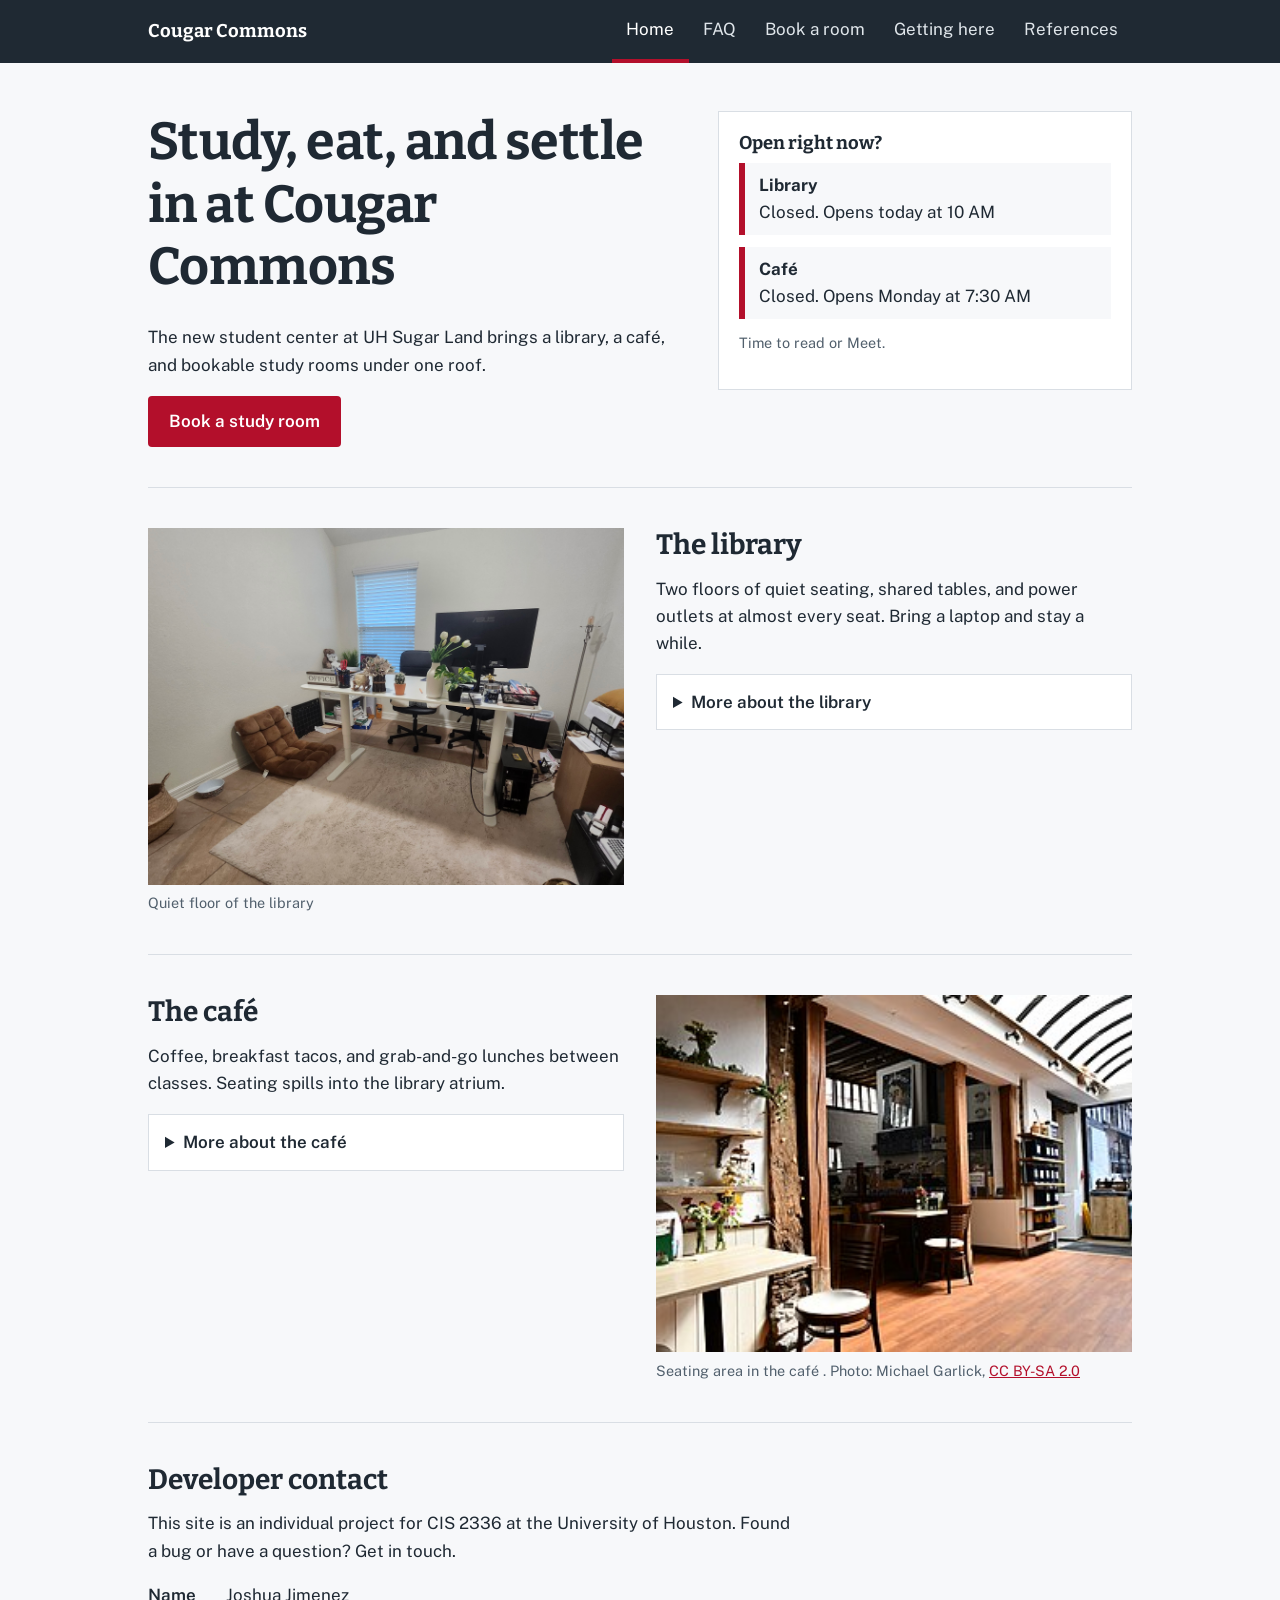
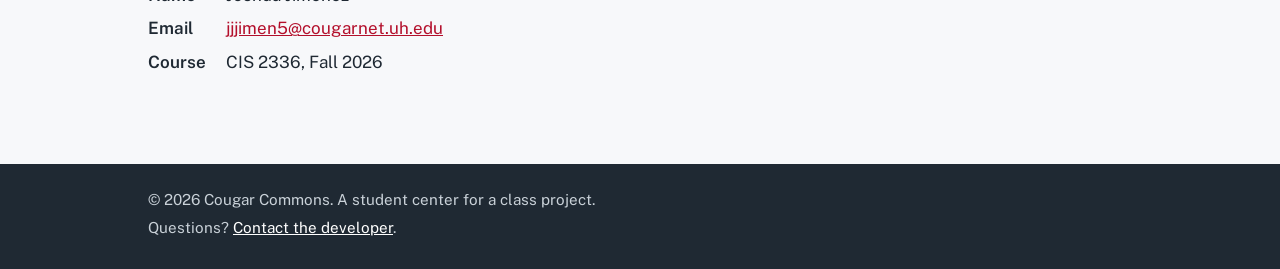
<file: frontend/index.html>
<!DOCTYPE html>
<html lang="en">
<head>
  <meta charset="UTF-8">
  <meta name="viewport" content="width=device-width, initial-scale=1.0">
  <title>Cougar Commons | UH Sugar Land Student Center</title>
  <link rel="preconnect" href="https://fonts.googleapis.com">
  <link rel="preconnect" href="https://fonts.gstatic.com" crossorigin>
  <link rel="stylesheet" href="https://fonts.googleapis.com/css2?family=Bitter:wght@500;700&family=Public+Sans:wght@400;600&display=swap">
  <link rel="stylesheet" href="style.css">
</head>
<body>
  <header id="site-header" class="topnav"></header>

  <main class="wrap">
    <section class="hero">
      <div>
        <h1>Study, eat, and settle in at Cougar Commons</h1>
        <p>The new student center at UH Sugar Land brings a library, a café, and bookable study rooms under one roof.</p>
        <a class="btn" href="booking.html">Book a study room</a>
      </div>
      <aside class="board" aria-labelledby="board-title">
        <h2 id="board-title">Open right now?</h2>
        <ul id="hours-board" class="hours-list">
          <li>Hours load when JavaScript is on.</li>
        </ul>
        <p class="note">Time to read or Meet.</p>
      </aside>
    </section>
  


    <section class="feature" id="library">
      <figure>
        <img src="images/study-room.jpg" alt="Reading tables and shelves in the Cougar Commons library">
        <figcaption>Quiet floor of the library</figcaption>
      </figure>
      <div>
        <h2>The library</h2>
        <p>Two floors of quiet seating, shared tables, and power outlets at almost every seat. Bring a laptop and stay a while.</p>
        <details>
          <summary>More about the library</summary>
          <p>Borrow textbooks, use the printing station, or ask the front desk for help finding a source.</p>
        </details>
      </div>
    </section>

    <section class="feature flip" id="cafe">
      <figure>
        <img src="images/cafe.jpg" alt="Counter and seating in the Cougar Commons café">
        <figcaption>Seating area in the café . Photo: Michael Garlick, <a href="https://creativecommons.org/licenses/by-sa/2.0">CC BY-SA 2.0</a></figcaption>
      </figure>
      <div>
        <h2>The café</h2>
        <p>Coffee, breakfast tacos, and grab-and-go lunches between classes. Seating spills into the library atrium.</p>
        <details>
          <summary>More about the café</summary>
          <p>Vegetarian and gluten-free options are on the menu every day, and you can pay with your Cougar Card.</p>
        </details>
      </div>
    </section>

    <section class="feature single" id="developer-contact">
      <div>
        <h2>Developer contact</h2>
        <p>This site is an individual project for CIS 2336 at the University of Houston. Found a bug or have a question? Get in touch.</p>
        <dl class="contact-list">
          <dt>Name</dt><dd>Joshua Jimenez</dd>
          <dt>Email</dt><dd><a href="mailto:you@cougarnet.uh.edu">jjjimen5@cougarnet.uh.edu</a></dd>
          <dt>Course</dt><dd>CIS 2336, Fall 2026</dd>
        </dl>
      </div>
    </section>
  </main>

  <footer>
    <div class="wrap">
      <p>&copy; 2026 Cougar Commons. A student center for a class project.</p>
      <p>Questions? <a href="index.html#developer-contact">Contact the developer</a>.</p>
    </div>
  </footer>

  <script src="nav.js"></script>
  <script src="hours.js"></script>
</body>
</html>
</file>
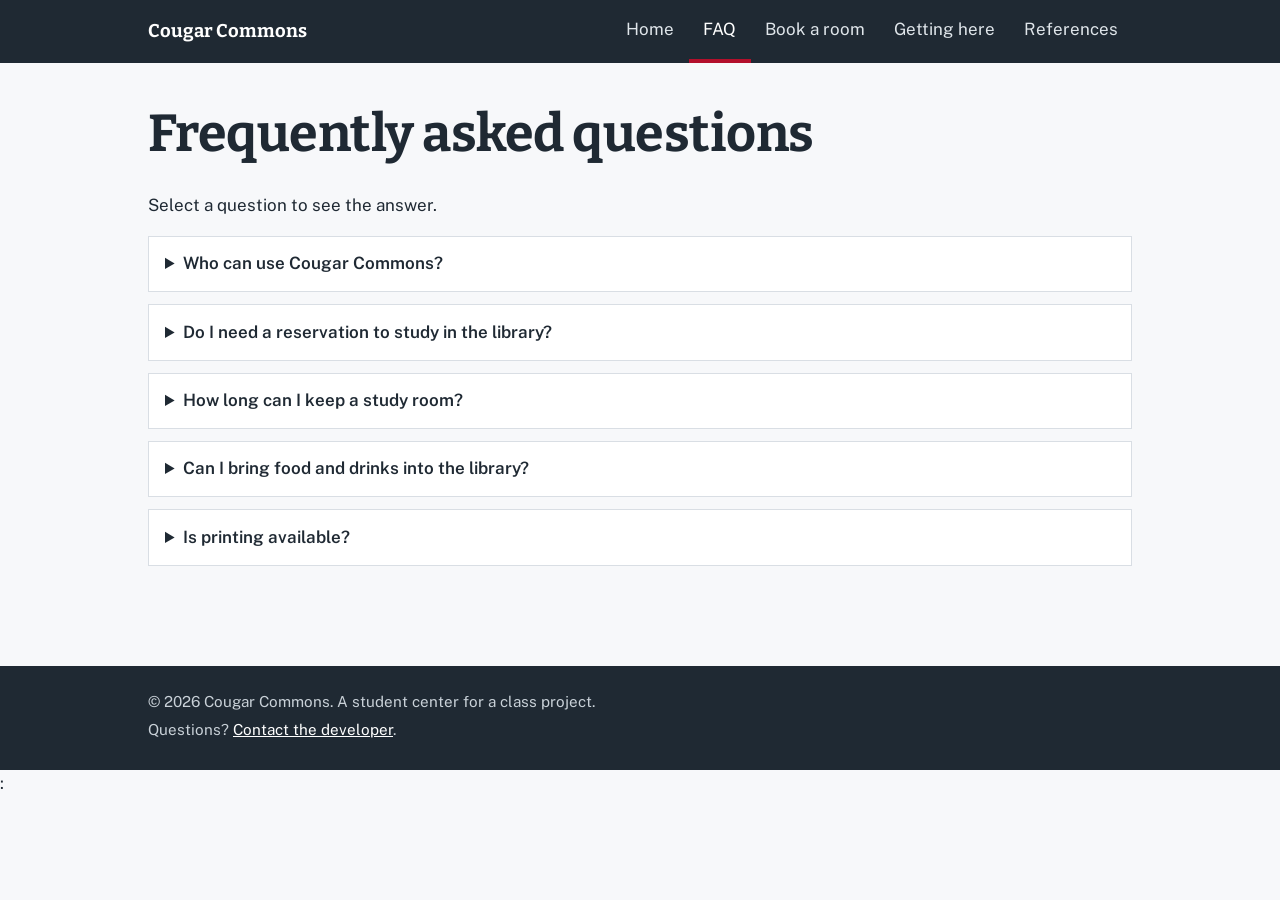
<file: FAQ.html>
<!DOCTYPE html>
<html lang="en">
<head>
  <meta charset="UTF-8">
  <meta name="viewport" content="width=device-width, initial-scale=1.0">
  <title>FAQ | Cougar Commons</title>
  <link rel="preconnect" href="https://fonts.googleapis.com">
  <link rel="preconnect" href="https://fonts.gstatic.com" crossorigin>
  <link rel="stylesheet" href="https://fonts.googleapis.com/css2?family=Bitter:wght@500;700&family=Public+Sans:wght@400;600&display=swap">
  <link rel="stylesheet" href="style.css">
</head>
<body>
  <header id="site-header" class="topnav"></header>

  <main class="wrap">
    <section class="feature single" style="border-top:0">
      <div>
        <h1>Frequently asked questions</h1>
        <p>Select a question to see the answer.</p>

        <details>
          <summary>Who can use Cougar Commons?</summary>
          <p>Any UH student, faculty, or staff member with a valid Cougar Card. Guests are welcome when they arrive with a cardholder.</p>
        </details>
        <details>
          <summary>Do I need a reservation to study in the library?</summary>
          <p>No. Library seating is first come, first served. Only the five study rooms need a booking.</p>
        </details>
        <details>
          <summary>How long can I keep a study room?</summary>
          <p>Up to three hours per booking, and up to fourteen days ahead. Rooms are released if nobody arrives within fifteen minutes.</p>
        </details>
        <details>
          <summary>Can I bring food and drinks into the library?</summary>
          <p>Drinks with lids are fine anywhere. Meals stay in the café and the atrium seating area.</p>
        </details>
        <details>
          <summary>Is printing available?</summary>
          <p>Yes. the printing station. sit on the library's first floor. Charge prints to your Cougar Card.</p>
        </details>
      </div>
    </section>
  </main>

  <footer>
    <div class="wrap">
      <p>&copy; 2026 Cougar Commons. A student center for a class project.</p>
      <p>Questions? <a href="index.html#developer-contact">Contact the developer</a>.</p>
    </div>
  </footer>

  <script src="script.js"></script>:
</body>
</html>
</file>
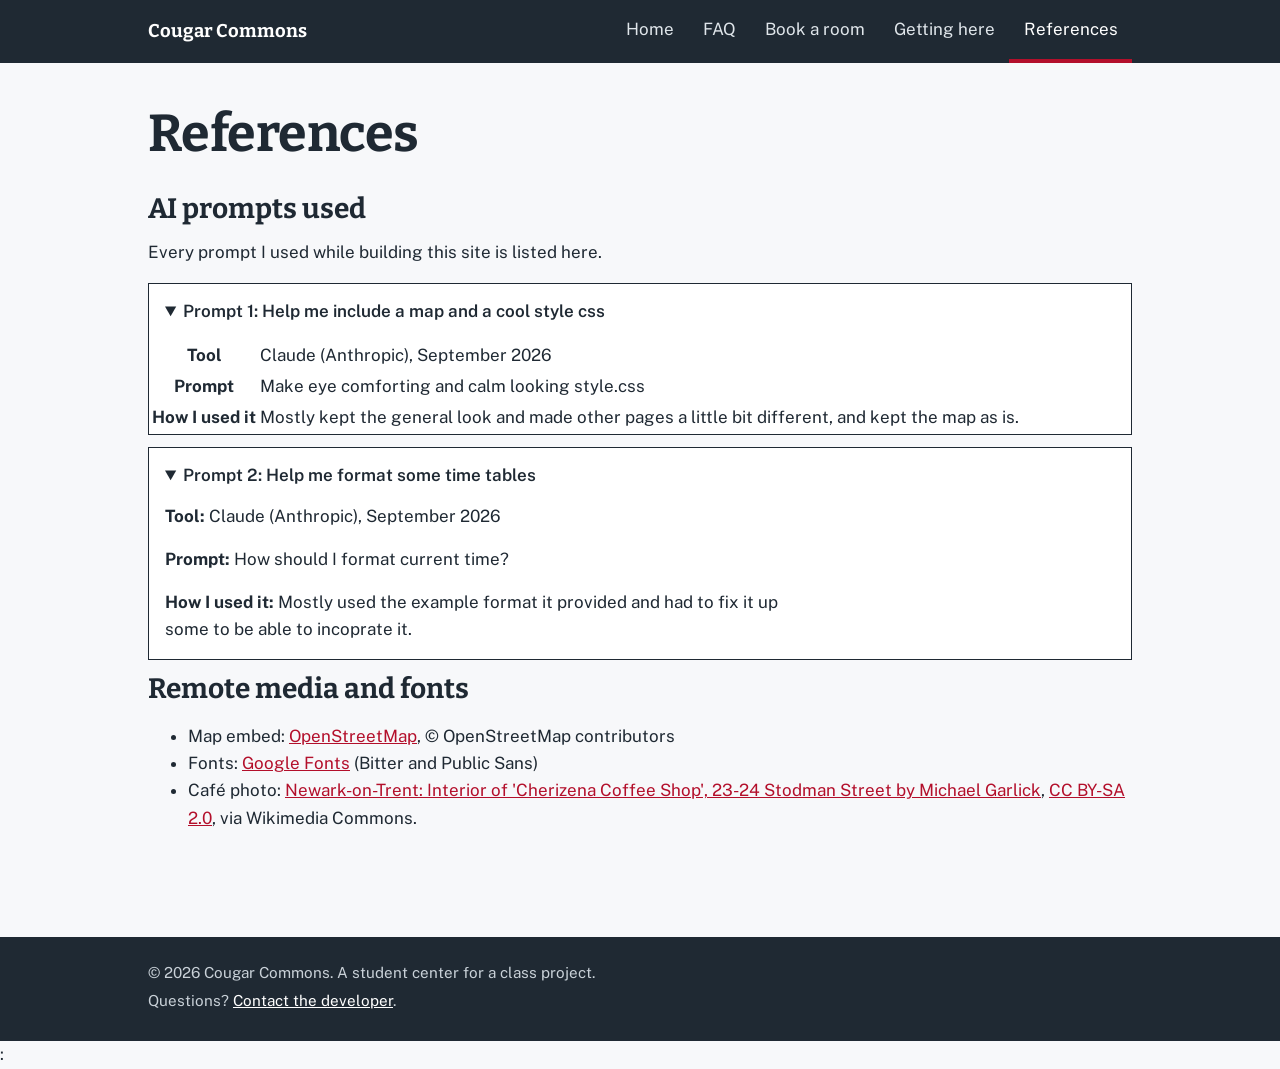
<file: reference.html>
<!DOCTYPE html>
<html lang="en">
<head>
  <meta charset="UTF-8">
  <meta name="viewport" content="width=device-width, initial-scale=1.0">
  <title>References | Cougar Commons</title>
  <link rel="preconnect" href="https://fonts.googleapis.com">
  <link rel="preconnect" href="https://fonts.gstatic.com" crossorigin>
  <link rel="stylesheet" href="https://fonts.googleapis.com/css2?family=Bitter:wght@500;700&family=Public+Sans:wght@400;600&display=swap">
  <link rel="stylesheet" href="style.css">
</head>
<body>
  <header id="site-header" class="topnav"></header>

  <main class="wrap">
    <section class="feature single" style="border-top:0">
      <div>
        <h1>References</h1>

        <h2>AI prompts used</h2>
        <p>Every prompt I used while building this site is listed here.</p>
        <details open>
          <summary>Prompt 1: Help me include a map and a cool style css</summary>
          <table> 
           <tr><th>Tool</th><td>Claude (Anthropic), September 2026</td></tr>
           <tr><th>Prompt</th><td>Make eye comforting and calm looking style.css</td></tr>
            <tr><th>How I used it</th><td>Mostly kept the general look and made other pages a little bit different, and kept the map as is.</td></tr>
          </table>
         
        </details>

        <details open>
          <summary>Prompt 2: Help me format some time tables</summary>
          <p><strong>Tool:</strong> Claude (Anthropic), September 2026</p>
          <p><strong>Prompt:</strong> How should I format current time? </p>
          <p><strong>How I used it:</strong> Mostly used the example format it provided and had to fix it up some to be able to incoprate it.
        </details>

        <h2>Remote media and fonts</h2>
        <ul>
          <li>Map embed: <a href="https://www.openstreetmap.org/">OpenStreetMap</a>, &copy; OpenStreetMap contributors</li>
          <li>Fonts: <a href="https://fonts.google.com/">Google Fonts</a> (Bitter and Public Sans)</li>
          <li>Café photo: <a href="https://commons.wikimedia.org/wiki/File:Newark-on-Trent,_Interior_of_%27Cherizena_Coffee_Shop%27,_23-24_Stodman_Street_-_geograph.org.uk_-_7846323.jpg">Newark-on-Trent: Interior of &#039;Cherizena Coffee Shop&#039;, 23-24 Stodman Street by Michael Garlick</a>, <a href="https://creativecommons.org/licenses/by-sa/2.0">CC BY-SA 2.0</a>, via Wikimedia Commons.</li>
        </ul>
      </div>
    </section>
  </main>

  <footer>
    <div class="wrap">
      <p>&copy; 2026 Cougar Commons. A student center for a class project.</p>
      <p>Questions? <a href="index.html#developer-contact">Contact the developer</a>.</p>
    </div>
  </footer>

  <script src="script.js"></script>:
</body>
</html>
</file>
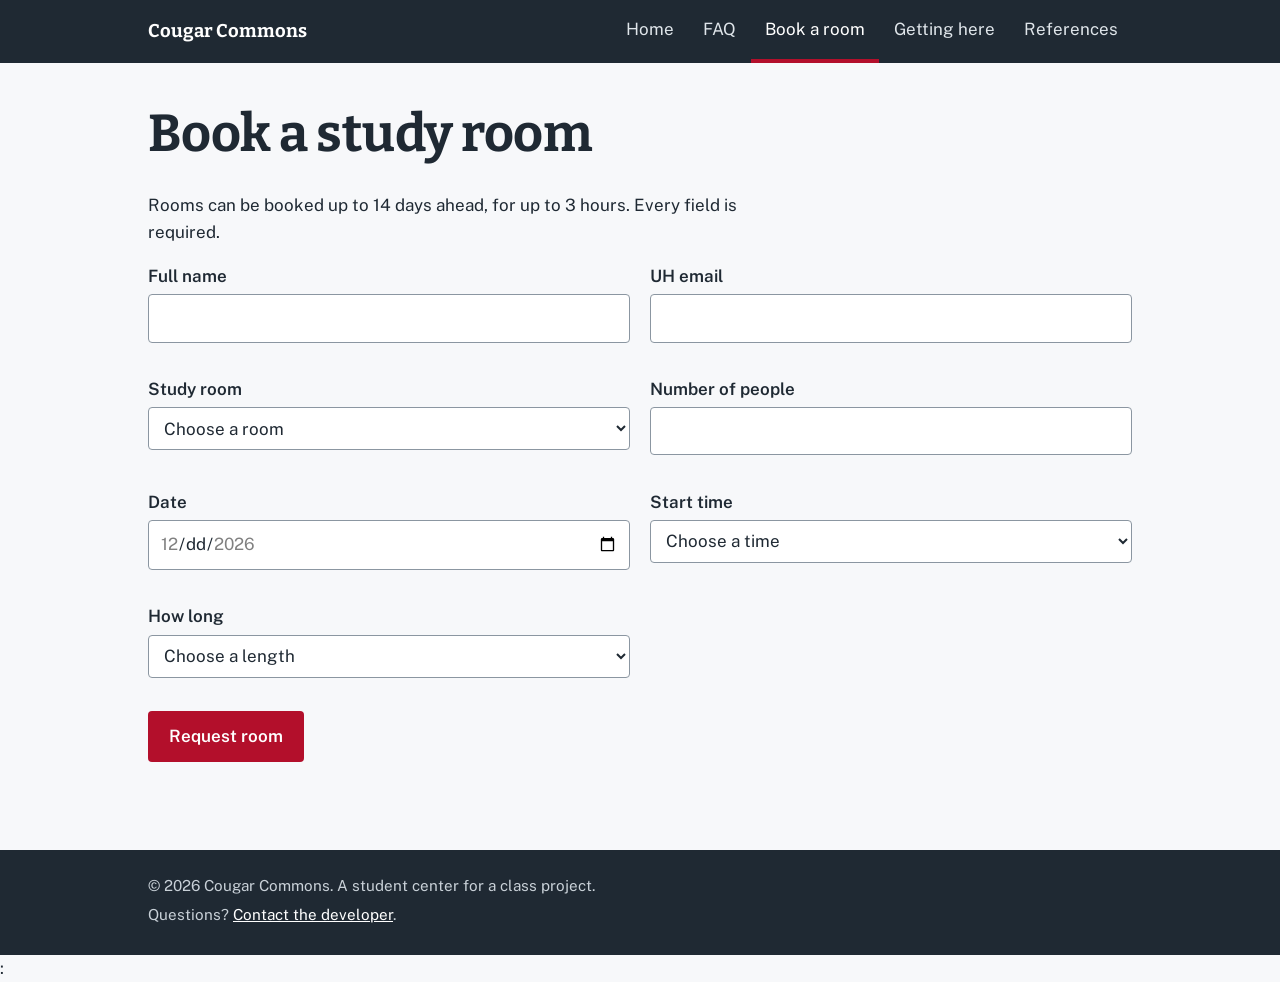
<file: roombooking.html>
<!DOCTYPE html>
<html lang="en">
<head>
  <meta charset="UTF-8">
  <meta name="viewport" content="width=device-width, initial-scale=1.0">
  <title>Book a study room | Cougar Commons</title>
  <link rel="preconnect" href="https://fonts.googleapis.com">
  <link rel="preconnect" href="https://fonts.gstatic.com" crossorigin>
  <link rel="stylesheet" href="https://fonts.googleapis.com/css2?family=Bitter:wght@500;700&family=Public+Sans:wght@400;600&display=swap">
  <link rel="stylesheet" href="style.css">
</head>
<body>
  <header id="site-header" class="topnav"></header>

  <main class="wrap">
    <section class="feature single" style="border-top:0">
      <div>
        <h1>Book a study room</h1>
        <p>Rooms can be booked up to 14 days ahead, for up to 3 hours. Every field is required.</p>

        <form id="booking-form" novalidate>
          <div class="form-grid">
            <div class="field">
              <label for="name">Full name</label>
              <input id="name" name="name" type="text" autocomplete="name" aria-describedby="name-error">
              <span class="error" id="name-error"></span>
            </div>
            <div class="field">
              <label for="email">UH email</label>
              <input id="email" name="email" type="email" autocomplete="email" aria-describedby="email-error">
              <span class="error" id="email-error"></span>
            </div>
            <div class="field">
              <label for="room">Study room</label>
              <select id="room" name="room" aria-describedby="room-error">
                <option value="">Choose a room</option>
                <option value="Study Room 1" data-capacity="2">Study Room 1 (up to 2 people)</option>
                <option value="Study Room 2" data-capacity="4">Study Room 2 (up to 4 people)</option>
                <option value="Study Room 3" data-capacity="4">Study Room 3 (up to 4 people)</option>
                <option value="Study Room 4" data-capacity="6">Study Room 4 (up to 6 people)</option>
                <option value="Study Room 5" data-capacity="8">Study Room 5 (up to 8 people)</option>
              </select>
              <span class="error" id="room-error"></span>
            </div>
            <div class="field">
              <label for="guests">Number of people</label>
              <input id="guests" name="guests" type="number" min="1" inputmode="numeric" aria-describedby="guests-error">
              <span class="error" id="guests-error"></span>
            </div>
            <div class="field">
              <label for="date">Date</label>
              <input id="date" name="date" type="date" aria-describedby="date-error">
              <span class="error" id="date-error"></span>
            </div>
            <div class="field">
              <label for="start">Start time</label>
              <select id="start" name="start" aria-describedby="start-error">
                <option value="">Choose a time</option>
              </select>
              <span class="error" id="start-error"></span>
            </div>
            <div class="field">
              <label for="duration">How long</label>
              <select id="duration" name="duration" aria-describedby="duration-error">
                <option value="">Choose a length</option>
                <option value="1">1 hour</option>
                <option value="2">2 hours</option>
                <option value="3">3 hours</option>
              </select>
              <span class="error" id="duration-error"></span>
            </div>
          </div>
          <button class="btn" type="submit">Request room</button>
        </form>

        <div id="confirmation" class="confirm" role="status" tabindex="-1" hidden></div>
      </div>
    </section>
  </main>

  <footer>
    <div class="wrap">
      <p>&copy; 2026 Cougar Commons. A student center for a class project.</p>
      <p>Questions? <a href="index.html#developer-contact">Contact the developer</a>.</p>
    </div>
  </footer>

  <script src="script.js"></script>:
  
</body>
</html>
</file>
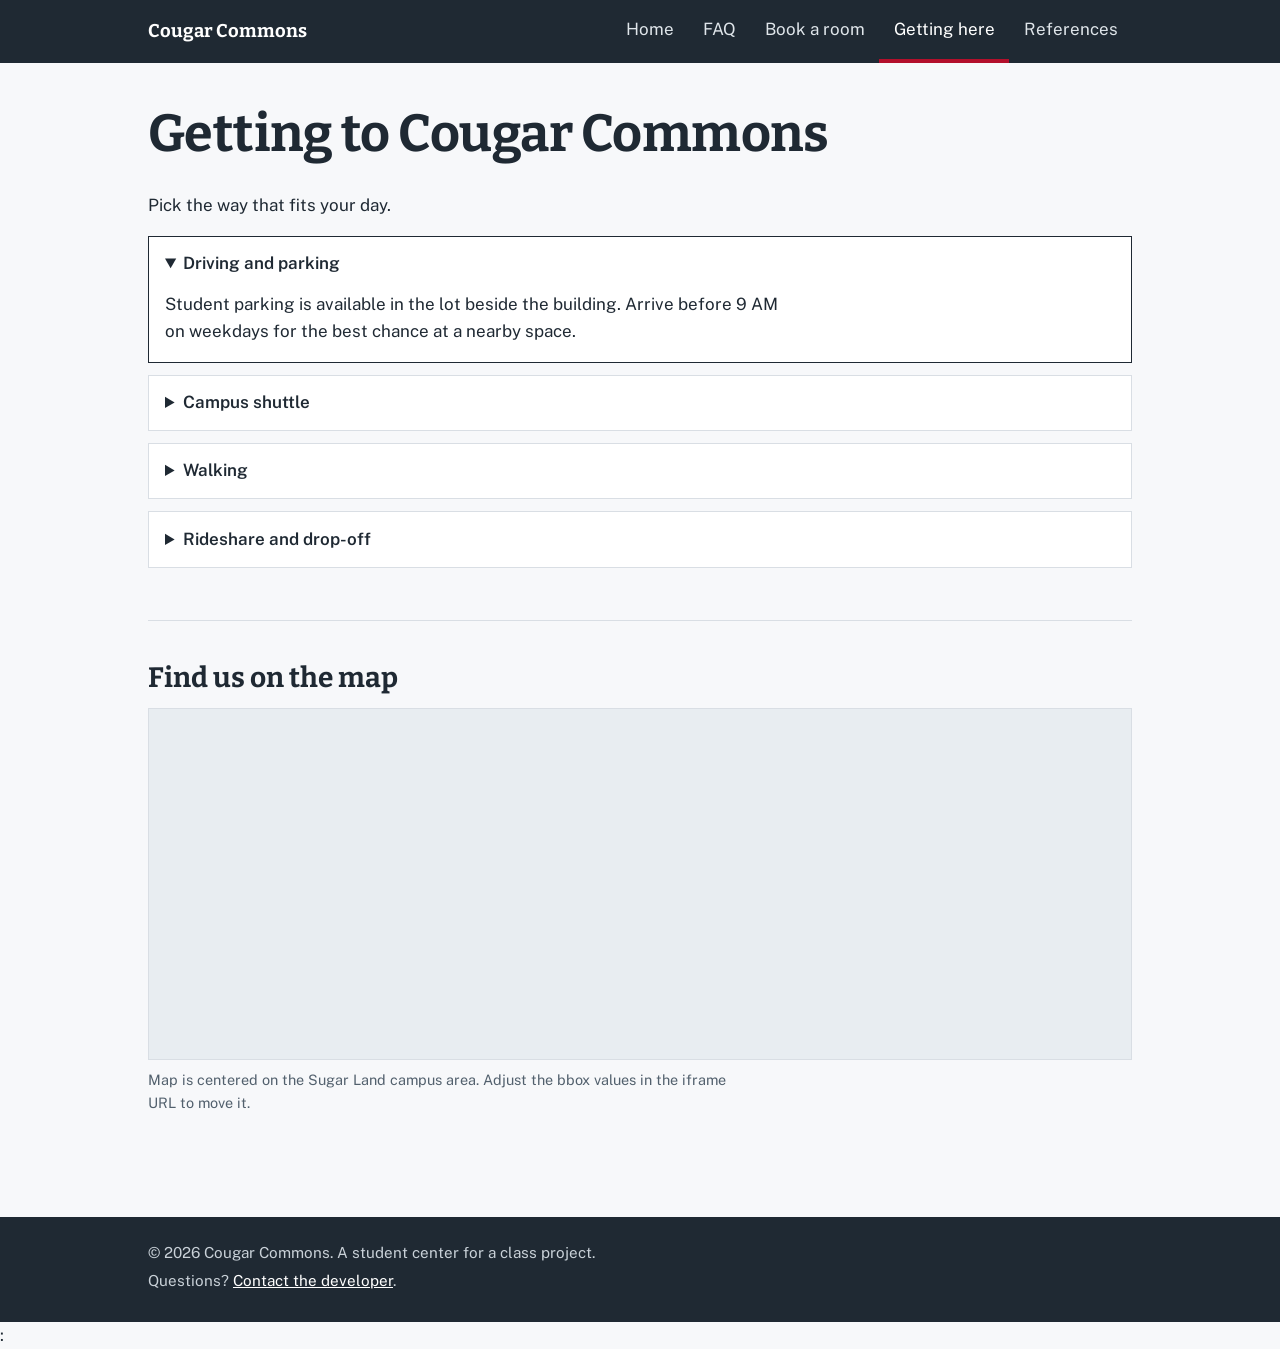
<file: transportation.html>
<!DOCTYPE html>
<html lang="en">
<head>
  <meta charset="UTF-8">
  <meta name="viewport" content="width=device-width, initial-scale=1.0">
  <title>Getting here | Cougar Commons</title>
  <link rel="preconnect" href="https://fonts.googleapis.com">
  <link rel="preconnect" href="https://fonts.gstatic.com" crossorigin>
  <link rel="stylesheet" href="https://fonts.googleapis.com/css2?family=Bitter:wght@500;700&family=Public+Sans:wght@400;600&display=swap">
  <link rel="stylesheet" href="style.css">
</head>
<body>
  <header id="site-header" class="topnav"></header>

  <main class="wrap">
    <section class="feature single" style="border-top:0">
      <div>
        <h1>Getting to Cougar Commons</h1>
        <p>Pick the way that fits your day.</p>

        <details open>
          <summary>Driving and parking</summary>
          <p>Student parking is available in the lot beside the building. Arrive before 9 AM on weekdays for the best chance at a nearby space.</p>
        </details>
        <details>
          <summary>Campus shuttle</summary>
          <p> UH shuttles runs every hour on weekdays between the main lot and the front entrance. For More information please go to https://www.uh.edu/parking/cougar-line/</p>
        </details>
        <details>
          <summary>Walking</summary>
          <p>A lit walking path connects to the residence area. </p>
        </details>
        <details>
          <summary>Rideshare and drop-off</summary>
          <p>Use the marked drop-off loop at the front entrance. It is short-stop only, so please do not park there.</p>
        </details>
      </div>
    </section>

    <section class="feature single">
      <div>
        <h2>Find us on the map</h2>
        <iframe class="map"
          title="Map of the area around the UH Sugar Land campus"
          loading="lazy"
          src="https://www.openstreetmap.org/export/embed.html?bbox=-95.660%2C29.560%2C-95.622%2C29.586&amp;layer=mapnik"></iframe>
        <p class="note">Map is centered on the Sugar Land campus area. Adjust the bbox values in the iframe URL to move it.</p>
      </div>
    </section>
  </main>

  <footer>
    <div class="wrap">
      <p>&copy; 2026 Cougar Commons. A student center for a class project.</p>
      <p>Questions? <a href="index.html#developer-contact">Contact the developer</a>.</p>
    </div>
  </footer>

  <script src="script.js"></script>:
</body>
</html>
</file>
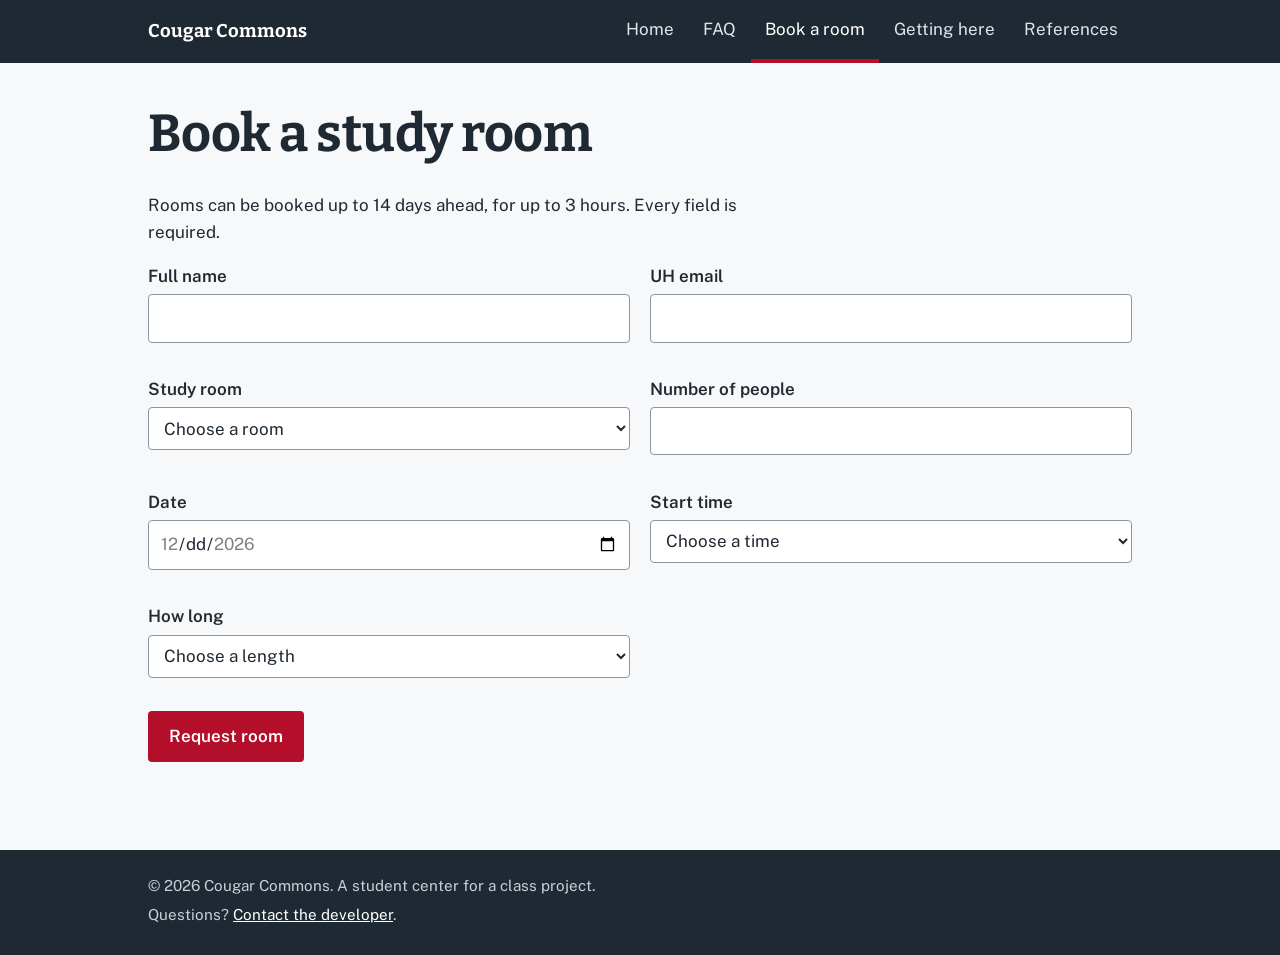
<file: frontend/booking.html>
<!DOCTYPE html>
<html lang="en">
<head>
  <meta charset="UTF-8">
  <meta name="viewport" content="width=device-width, initial-scale=1.0">
  <title>Book a study room | Cougar Commons</title>
  <link rel="preconnect" href="https://fonts.googleapis.com">
  <link rel="preconnect" href="https://fonts.gstatic.com" crossorigin>
  <link rel="stylesheet" href="https://fonts.googleapis.com/css2?family=Bitter:wght@500;700&family=Public+Sans:wght@400;600&display=swap">
  <link rel="stylesheet" href="style.css">
</head>
<body>
  <header id="site-header" class="topnav"></header>

  <main class="wrap">
    <section class="feature single" style="border-top:0">
      <div>
        <h1>Book a study room</h1>
        <p>Rooms can be booked up to 14 days ahead, for up to 3 hours. Every field is required.</p>

        <form id="booking-form" novalidate>
          <div class="form-grid">
            <div class="field">
              <label for="name">Full name</label>
              <input id="name" name="name" type="text" autocomplete="name" aria-describedby="name-error">
              <span class="error" id="name-error"></span>
            </div>
            <div class="field">
              <label for="email">UH email</label>
              <input id="email" name="email" type="email" autocomplete="email" aria-describedby="email-error">
              <span class="error" id="email-error"></span>
            </div>
            <div class="field">
              <label for="room">Study room</label>
              <select id="room" name="room" aria-describedby="room-error">
                <option value="">Choose a room</option>
                <option value="Study Room 1" data-capacity="2">Study Room 1 (up to 2 people)</option>
                <option value="Study Room 2" data-capacity="4">Study Room 2 (up to 4 people)</option>
                <option value="Study Room 3" data-capacity="4">Study Room 3 (up to 4 people)</option>
                <option value="Study Room 4" data-capacity="6">Study Room 4 (up to 6 people)</option>
                <option value="Study Room 5" data-capacity="8">Study Room 5 (up to 8 people)</option>
              </select>
              <span class="error" id="room-error"></span>
            </div>
            <div class="field">
              <label for="guests">Number of people</label>
              <input id="guests" name="guests" type="number" min="1" inputmode="numeric" aria-describedby="guests-error">
              <span class="error" id="guests-error"></span>
            </div>
            <div class="field">
              <label for="date">Date</label>
              <input id="date" name="date" type="date" aria-describedby="date-error">
              <span class="error" id="date-error"></span>
            </div>
            <div class="field">
              <label for="start">Start time</label>
              <select id="start" name="start" aria-describedby="start-error">
                <option value="">Choose a time</option>
              </select>
              <span class="error" id="start-error"></span>
            </div>
            <div class="field">
              <label for="duration">How long</label>
              <select id="duration" name="duration" aria-describedby="duration-error">
                <option value="">Choose a length</option>
                <option value="1">1 hour</option>
                <option value="2">2 hours</option>
                <option value="3">3 hours</option>
              </select>
              <span class="error" id="duration-error"></span>
            </div>
          </div>
          <button class="btn" type="submit">Request room</button>
        </form>

        <div id="confirmation" class="confirm" role="status" tabindex="-1" hidden></div>
      </div>
    </section>
  </main>

  <footer>
    <div class="wrap">
      <p>&copy; 2026 Cougar Commons. A student center for a class project.</p>
      <p>Questions? <a href="index.html#developer-contact">Contact the developer</a>.</p>
    </div>
  </footer>

  <script src="nav.js"></script>
  <script src="booking.js"></script>
</body>
</html>
</file>
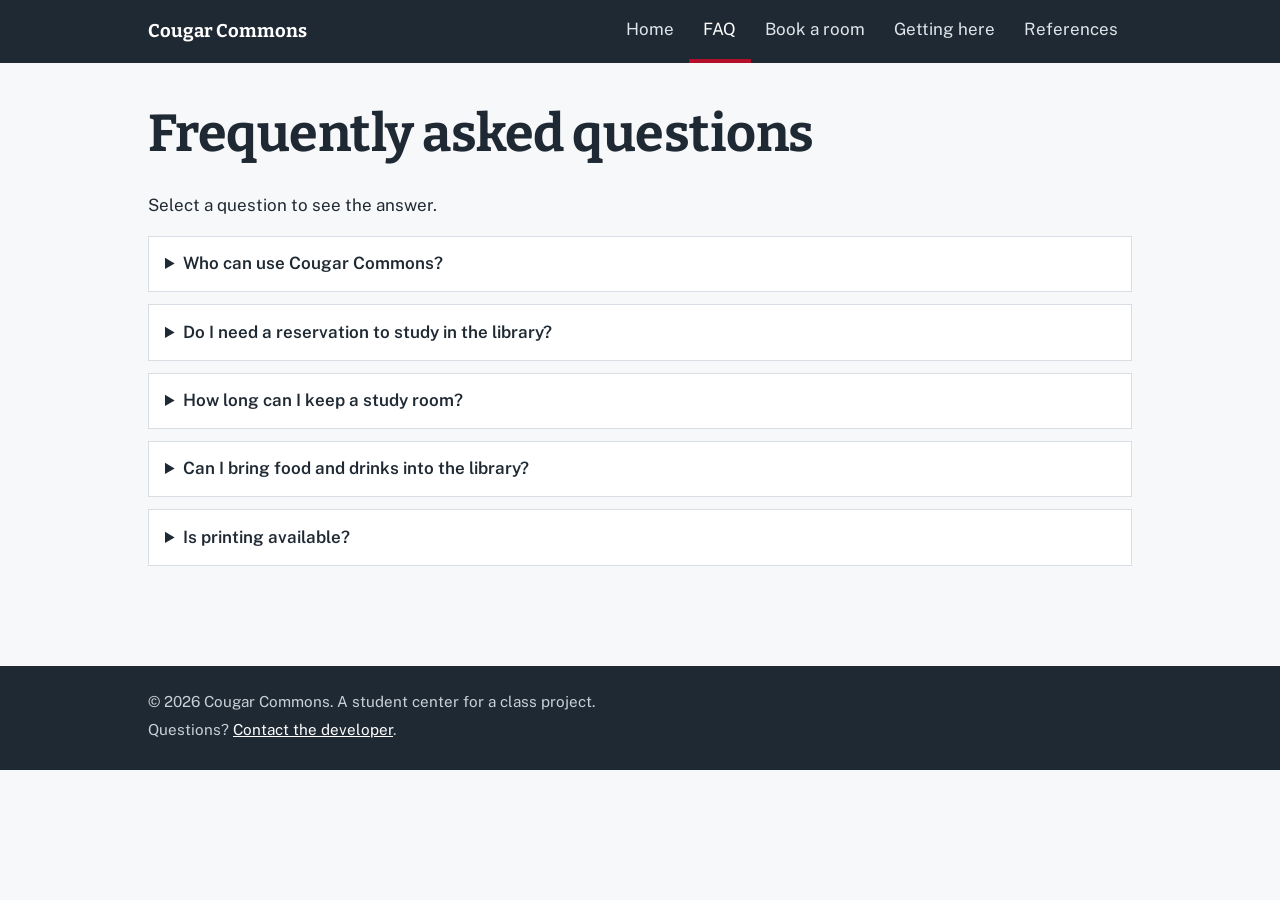
<file: frontend/faq.html>
<!DOCTYPE html>
<html lang="en">
<head>
  <meta charset="UTF-8">
  <meta name="viewport" content="width=device-width, initial-scale=1.0">
  <title>FAQ | Cougar Commons</title>
  <link rel="preconnect" href="https://fonts.googleapis.com">
  <link rel="preconnect" href="https://fonts.gstatic.com" crossorigin>
  <link rel="stylesheet" href="https://fonts.googleapis.com/css2?family=Bitter:wght@500;700&family=Public+Sans:wght@400;600&display=swap">
  <link rel="stylesheet" href="style.css">
</head>
<body>
  <header id="site-header" class="topnav"></header>

  <main class="wrap">
    <section class="feature single" style="border-top:0">
      <div>
        <h1>Frequently asked questions</h1>
        <p>Select a question to see the answer.</p>

        <details>
          <summary>Who can use Cougar Commons?</summary>
          <p>Any UH student, faculty, or staff member with a valid Cougar Card. Guests are welcome when they arrive with a cardholder.</p>
        </details>
        <details>
          <summary>Do I need a reservation to study in the library?</summary>
          <p>No. Library seating is first come, first served. Only the five study rooms need a booking.</p>
        </details>
        <details>
          <summary>How long can I keep a study room?</summary>
          <p>Up to three hours per booking, and up to fourteen days ahead. Rooms are released if nobody arrives within fifteen minutes.</p>
        </details>
        <details>
          <summary>Can I bring food and drinks into the library?</summary>
          <p>Drinks with lids are fine anywhere. Meals stay in the café and the atrium seating area.</p>
        </details>
        <details>
          <summary>Is printing available?</summary>
          <p>Yes. Two printing stations sit on the library's first floor. Charge prints to your Cougar Card.</p>
        </details>
      </div>
    </section>
  </main>

  <footer>
    <div class="wrap">
      <p>&copy; 2026 Cougar Commons. A student center for a class project.</p>
      <p>Questions? <a href="index.html#developer-contact">Contact the developer</a>.</p>
    </div>
  </footer>

  <script src="nav.js"></script>
</body>
</html>
</file>
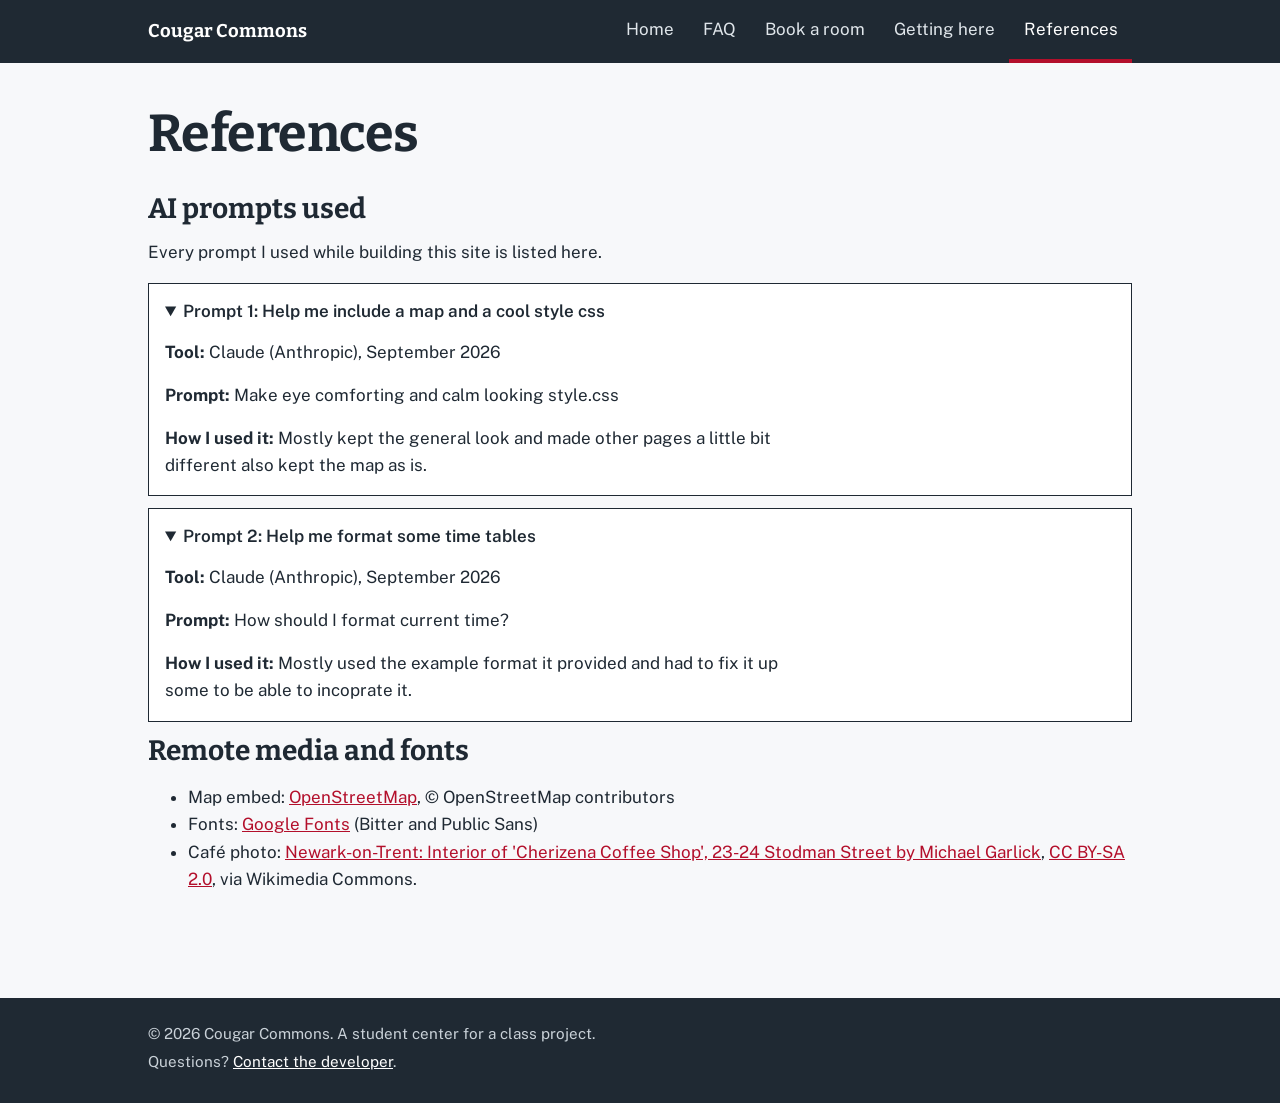
<file: frontend/references.html>
<!DOCTYPE html>
<html lang="en">
<head>
  <meta charset="UTF-8">
  <meta name="viewport" content="width=device-width, initial-scale=1.0">
  <title>References | Cougar Commons</title>
  <link rel="preconnect" href="https://fonts.googleapis.com">
  <link rel="preconnect" href="https://fonts.gstatic.com" crossorigin>
  <link rel="stylesheet" href="https://fonts.googleapis.com/css2?family=Bitter:wght@500;700&family=Public+Sans:wght@400;600&display=swap">
  <link rel="stylesheet" href="style.css">
</head>
<body>
  <header id="site-header" class="topnav"></header>

  <main class="wrap">
    <section class="feature single" style="border-top:0">
      <div>
        <h1>References</h1>

        <h2>AI prompts used</h2>
        <p>Every prompt I used while building this site is listed here.</p>
        <details open>
          <summary>Prompt 1: Help me include a map and a cool style css</summary>
          <p><strong>Tool:</strong> Claude (Anthropic), September 2026</p>
          <p><strong>Prompt:</strong> Make eye comforting and calm looking style.css </p>
          <p><strong>How I used it:</strong> Mostly kept the general look and made other pages a little bit different also kept the map as is.
        </details>

        <details open>
          <summary>Prompt 2: Help me format some time tables</summary>
          <p><strong>Tool:</strong> Claude (Anthropic), September 2026</p>
          <p><strong>Prompt:</strong> How should I format current time? </p>
          <p><strong>How I used it:</strong> Mostly used the example format it provided and had to fix it up some to be able to incoprate it.
        </details>

        <h2>Remote media and fonts</h2>
        <ul>
          <li>Map embed: <a href="https://www.openstreetmap.org/">OpenStreetMap</a>, &copy; OpenStreetMap contributors</li>
          <li>Fonts: <a href="https://fonts.google.com/">Google Fonts</a> (Bitter and Public Sans)</li>
          <li>Café photo: <a href="https://commons.wikimedia.org/wiki/File:Newark-on-Trent,_Interior_of_%27Cherizena_Coffee_Shop%27,_23-24_Stodman_Street_-_geograph.org.uk_-_7846323.jpg">Newark-on-Trent: Interior of &#039;Cherizena Coffee Shop&#039;, 23-24 Stodman Street by Michael Garlick</a>, <a href="https://creativecommons.org/licenses/by-sa/2.0">CC BY-SA 2.0</a>, via Wikimedia Commons.</li>
        </ul>
      </div>
    </section>
  </main>

  <footer>
    <div class="wrap">
      <p>&copy; 2026 Cougar Commons. A student center for a class project.</p>
      <p>Questions? <a href="index.html#developer-contact">Contact the developer</a>.</p>
    </div>
  </footer>

  <script src="nav.js"></script>
</body>
</html>
</file>
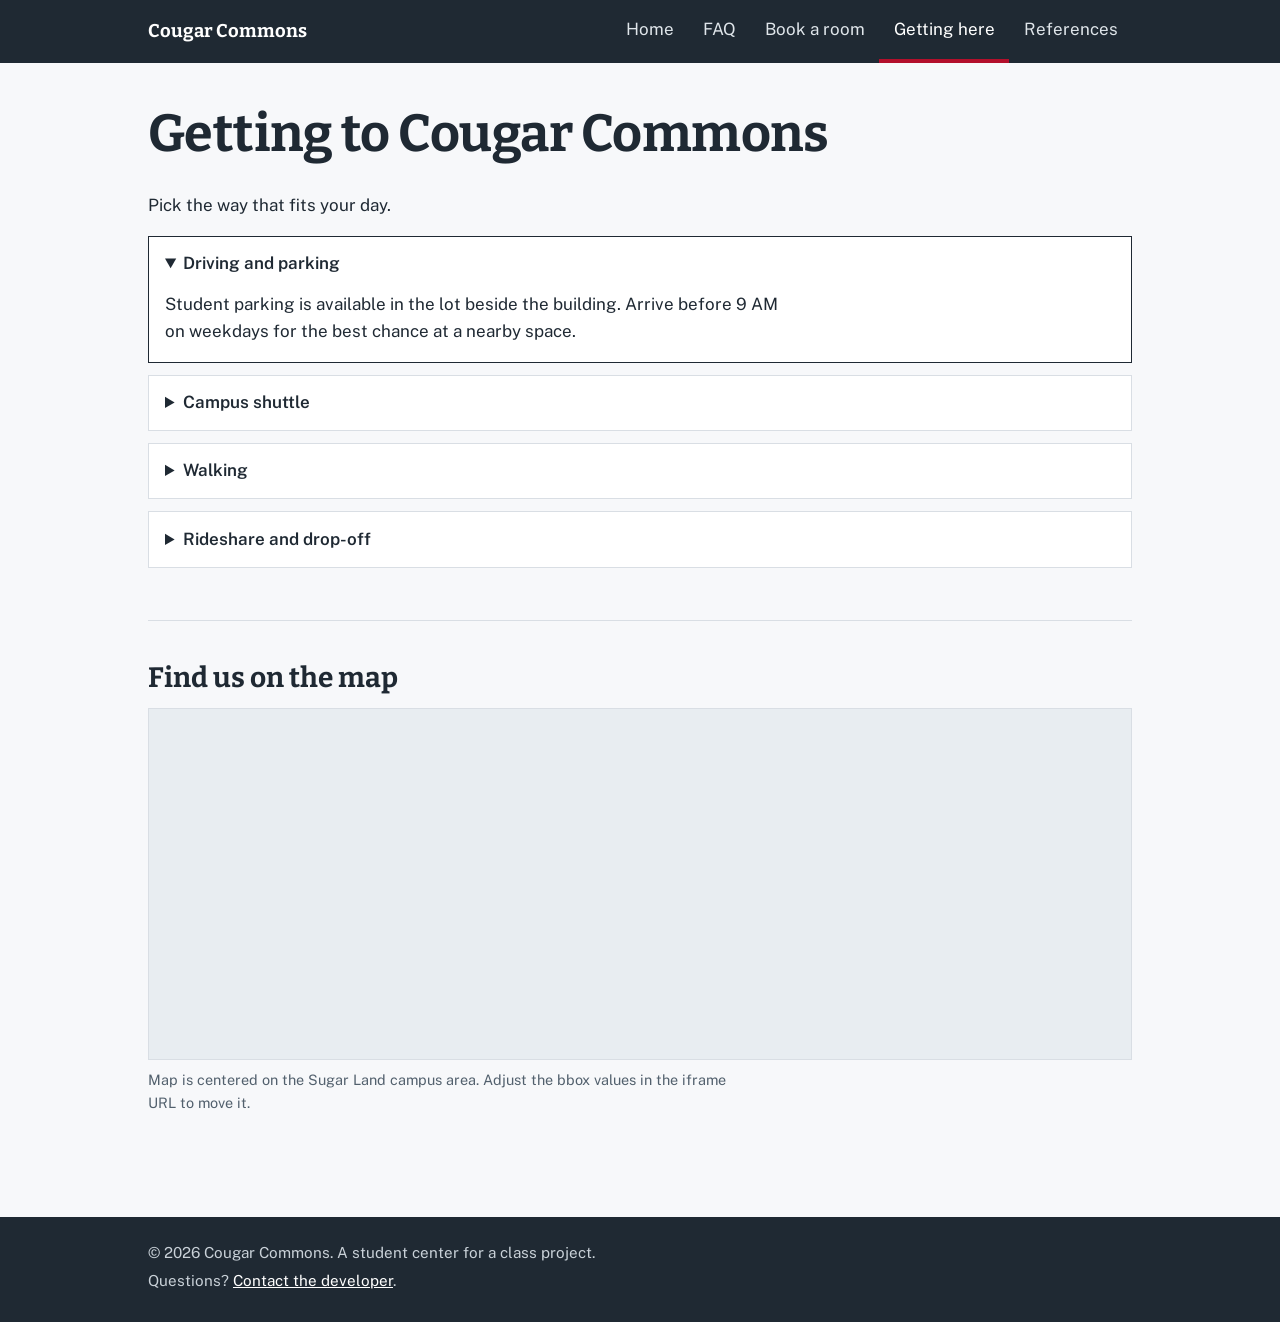
<file: frontend/transportation.html>
<!DOCTYPE html>
<html lang="en">
<head>
  <meta charset="UTF-8">
  <meta name="viewport" content="width=device-width, initial-scale=1.0">
  <title>Getting here | Cougar Commons</title>
  <link rel="preconnect" href="https://fonts.googleapis.com">
  <link rel="preconnect" href="https://fonts.gstatic.com" crossorigin>
  <link rel="stylesheet" href="https://fonts.googleapis.com/css2?family=Bitter:wght@500;700&family=Public+Sans:wght@400;600&display=swap">
  <link rel="stylesheet" href="style.css">
</head>
<body>
  <header id="site-header" class="topnav"></header>

  <main class="wrap">
    <section class="feature single" style="border-top:0">
      <div>
        <h1>Getting to Cougar Commons</h1>
        <p>Pick the way that fits your day.</p>

        <details open>
          <summary>Driving and parking</summary>
          <p>Student parking is available in the lot beside the building. Arrive before 9 AM on weekdays for the best chance at a nearby space.</p>
        </details>
        <details>
          <summary>Campus shuttle</summary>
          <p> UH shuttles runs every hour on weekdays between the main lot and the front entrance. For More information please go to https://www.uh.edu/parking/cougar-line/</p>
        </details>
        <details>
          <summary>Walking</summary>
          <p>A lit walking path connects to the residence area. </p>
        </details>
        <details>
          <summary>Rideshare and drop-off</summary>
          <p>Use the marked drop-off loop at the front entrance. It is short-stop only, so please do not park there.</p>
        </details>
      </div>
    </section>

    <section class="feature single">
      <div>
        <h2>Find us on the map</h2>
        <iframe class="map"
          title="Map of the area around the UH Sugar Land campus"
          loading="lazy"
          src="https://www.openstreetmap.org/export/embed.html?bbox=-95.660%2C29.560%2C-95.622%2C29.586&amp;layer=mapnik"></iframe>
        <p class="note">Map is centered on the Sugar Land campus area. Adjust the bbox values in the iframe URL to move it.</p>
      </div>
    </section>
  </main>

  <footer>
    <div class="wrap">
      <p>&copy; 2026 Cougar Commons. A student center for a class project.</p>
      <p>Questions? <a href="index.html#developer-contact">Contact the developer</a>.</p>
    </div>
  </footer>

  <script src="nav.js"></script>
</body>
</html>
</file>
<file: frontend/style.css>
/* ---------- Tokens ---------- */
:root {
  --ink: #1f2933;
  --muted: #52606d;
  --paper: #f7f8fa;
  --surface: #ffffff;
  --rule: #d9dee4;
  --tint: #e8edf1;
  --red: #b30f2b;
  --red-dark: #8f0c22;
  --green: #2f5d50;
  --font-body: "Public Sans", system-ui, -apple-system, "Segoe UI", sans-serif;
  --font-head: "Bitter", Georgia, "Times New Roman", serif;
}

/* ---------- Base ---------- */
*, *::before, *::after { box-sizing: border-box; }
html { scroll-behavior: smooth; }
body {
  margin: 0;
  font-family: var(--font-body);
  font-size: 1.0625rem;
  line-height: 1.6;
  color: var(--ink);
  background: var(--paper);
}
h1, h2, h3 { font-family: var(--font-head); line-height: 1.2; margin: 0 0 0.5em; }
h1 { font-size: clamp(2rem, 5vw, 3.25rem); letter-spacing: -0.01em; }
h2 { font-size: 1.75rem; }
h3 { font-size: 1.25rem; }
p { margin: 0 0 1em; max-width: 65ch; }
a { color: var(--red); }
:focus-visible { outline: 3px solid var(--red); outline-offset: 2px; }
.wrap { max-width: 64rem; margin: 0 auto; padding: 0 1.25rem; }
.note { color: var(--muted); font-size: 0.9rem; }

/* ---------- Top navigation (built by nav.js) ---------- */
.topnav { background: var(--ink); color: #fff; }
.topnav .bar {
  max-width: 64rem; margin: 0 auto; padding: 0 1.25rem;
  display: flex; align-items: center; justify-content: space-between; flex-wrap: wrap;
}
.topnav :focus-visible { outline-color: #fff; }
.brand { font-family: var(--font-head); font-weight: 700; font-size: 1.15rem; color: #fff; text-decoration: none; padding: 1rem 0; }
.topnav ul { display: flex; list-style: none; margin: 0; padding: 0; }
.topnav a.link {
  display: block; padding: 1rem 0.9rem; color: #dfe5ea; text-decoration: none;
  border-bottom: 4px solid transparent;
}
.topnav a.link:hover { color: #fff; }
.topnav a.link[aria-current="page"] { color: #fff; border-bottom-color: var(--red); }
.menu-toggle {
  display: none; background: transparent; color: #fff; font: inherit;
  border: 1px solid #6b7785; border-radius: 4px; padding: 0.4rem 0.8rem; cursor: pointer;
}

/* ---------- Home hero + hours board ---------- */
.hero { display: grid; grid-template-columns: 1.3fr 1fr; gap: 2rem; align-items: start; padding: 3rem 0 2.5rem; }
.board { background: var(--surface); border: 1px solid var(--rule); padding: 1.25rem; }
.board h2 { font-size: 1.15rem; }
.hours-list { list-style: none; margin: 0 0 0.75rem; padding: 0; }
.hours-row { background: var(--paper); border-left: 6px solid var(--muted); padding: 0.55rem 0.9rem; margin-bottom: 0.75rem; }
.hours-row[data-open="true"]  { border-left-color: var(--green); }
.hours-row[data-open="false"] { border-left-color: var(--red); }
.hours-row strong { display: block; }

/* ---------- Content sections ---------- */
.feature { display: grid; grid-template-columns: 1fr 1fr; gap: 2rem; padding: 2.5rem 0; border-top: 1px solid var(--rule); }
.feature.flip figure { order: 2; }
.feature.single { grid-template-columns: 1fr; }
figure { margin: 0; }
figure img { display: block; width: 100%; aspect-ratio: 4 / 3; object-fit: cover; background: var(--tint); }
figcaption { color: var(--muted); font-size: 0.9rem; margin-top: 0.4rem; }
.map { width: 100%; height: 22rem; border: 1px solid var(--rule); background: var(--tint); }

/* ---------- Collapsible items (details/summary) ---------- */
details { background: var(--surface); border: 1px solid var(--rule); margin-bottom: 0.75rem; }
details[open] { border-color: var(--ink); }
summary { cursor: pointer; padding: 0.85rem 1rem; font-weight: 600; }
details p { padding: 0 1rem; margin: 0 0 1rem; }

/* ---------- Buttons ---------- */
.btn {
  display: inline-block; background: var(--red); color: #fff; border: 0; border-radius: 4px;
  padding: 0.75rem 1.3rem; font: inherit; font-weight: 600; text-decoration: none; cursor: pointer;
}
.btn:hover { background: var(--red-dark); }

/* ---------- Booking form ---------- */
.form-grid { display: grid; grid-template-columns: 1fr 1fr; gap: 0 1.25rem; }
.field { margin-bottom: 0.75rem; }
.field label { display: block; font-weight: 600; margin-bottom: 0.25rem; }
.field input, .field select {
  width: 100%; padding: 0.6rem 0.7rem; font: inherit; color: var(--ink);
  background: #fff; border: 1px solid #8b96a1; border-radius: 4px;
}
.field [aria-invalid="true"] { border: 2px solid var(--red); }
.error { display: block; min-height: 1.4em; color: var(--red); font-size: 0.95rem; }
.confirm { background: var(--surface); border-left: 6px solid var(--green); padding: 1rem 1.25rem; margin-top: 1.5rem; }
.confirm h2 { font-size: 1.3rem; }

/* ---------- Developer contact ---------- */
.contact-list { margin: 0; display: grid; grid-template-columns: max-content 1fr; gap: 0.4rem 1.25rem; }
.contact-list dt { font-weight: 600; }
.contact-list dd { margin: 0; }

/* ---------- Footer ---------- */
footer { background: var(--ink); color: #c9d1d8; padding: 1.5rem 0; margin-top: 3rem; font-size: 0.95rem; }
footer p { margin: 0 0 0.25rem; }
footer a { color: #fff; }

/* ---------- Small screens ---------- */
@media (max-width: 44rem) {
  .hero, .feature, .form-grid { grid-template-columns: 1fr; }
  .feature.flip figure { order: 0; }
  .menu-toggle { display: block; }
  .topnav ul { display: none; flex-direction: column; width: 100%; }
  .topnav ul.open { display: flex; }
}
@media (prefers-reduced-motion: reduce) { html { scroll-behavior: auto; } }
</file>
<file: style.css>
/* ---------- Tokens ---------- */
:root {
  --ink: #1f2933;
  --muted: #52606d;
  --paper: #f7f8fa;
  --surface: #ffffff;
  --rule: #d9dee4;
  --tint: #e8edf1;
  --red: #b30f2b;
  --red-dark: #8f0c22;
  --green: #2f5d50;
  --font-body: "Public Sans", system-ui, -apple-system, "Segoe UI", sans-serif;
  --font-head: "Bitter", Georgia, "Times New Roman", serif;
}

/* ---------- Base ---------- */
*, *::before, *::after { box-sizing: border-box; }
html { scroll-behavior: smooth; }
body {
  margin: 0;
  font-family: var(--font-body);
  font-size: 1.0625rem;
  line-height: 1.6;
  color: var(--ink);
  background: var(--paper);
}
h1, h2, h3 { font-family: var(--font-head); line-height: 1.2; margin: 0 0 0.5em; }
h1 { font-size: clamp(2rem, 5vw, 3.25rem); letter-spacing: -0.01em; }
h2 { font-size: 1.75rem; }
h3 { font-size: 1.25rem; }
p { margin: 0 0 1em; max-width: 65ch; }
a { color: var(--red); }
:focus-visible { outline: 3px solid var(--red); outline-offset: 2px; }
.wrap { max-width: 64rem; margin: 0 auto; padding: 0 1.25rem; }
.note { color: var(--muted); font-size: 0.9rem; }

/* ---------- Top navigation (built by nav.js) ---------- */
.topnav { background: var(--ink); color: #fff; }
.topnav .bar {
  max-width: 64rem; margin: 0 auto; padding: 0 1.25rem;
  display: flex; align-items: center; justify-content: space-between; flex-wrap: wrap;
}
.topnav :focus-visible { outline-color: #fff; }
.brand { font-family: var(--font-head); font-weight: 700; font-size: 1.15rem; color: #fff; text-decoration: none; padding: 1rem 0; }
.topnav ul { display: flex; list-style: none; margin: 0; padding: 0; }
.topnav a.link {
  display: block; padding: 1rem 0.9rem; color: #dfe5ea; text-decoration: none;
  border-bottom: 4px solid transparent;
}
.topnav a.link:hover { color: #fff; }
.topnav a.link[aria-current="page"] { color: #fff; border-bottom-color: var(--red); }
.menu-toggle {
  display: none; background: transparent; color: #fff; font: inherit;
  border: 1px solid #6b7785; border-radius: 4px; padding: 0.4rem 0.8rem; cursor: pointer;
}

/* ---------- Home hero + hours board ---------- */
.hero { display: grid; grid-template-columns: 1.3fr 1fr; gap: 2rem; align-items: start; padding: 3rem 0 2.5rem; }
.board { background: var(--surface); border: 1px solid var(--rule); padding: 1.25rem; }
.board h2 { font-size: 1.15rem; }
.hours-list { list-style: none; margin: 0 0 0.75rem; padding: 0; }
.hours-row { background: var(--paper); border-left: 6px solid var(--muted); padding: 0.55rem 0.9rem; margin-bottom: 0.75rem; }
.hours-row[data-open="true"]  { border-left-color: var(--green); }
.hours-row[data-open="false"] { border-left-color: var(--red); }
.hours-row h4 { margin: 0; font-size: 1rem; }

/* ---------- Content sections ---------- */
.feature { display: grid; grid-template-columns: 1fr 1fr; gap: 2rem; padding: 2.5rem 0; border-top: 1px solid var(--rule); }
.feature.flip figure { order: 2; }
.feature.single { grid-template-columns: 1fr; }
figure { margin: 0; }
figure img { display: block; width: 100%; aspect-ratio: 4 / 3; object-fit: cover; background: var(--tint); }
figcaption { color: var(--muted); font-size: 0.9rem; margin-top: 0.4rem; }
.map { width: 100%; height: 22rem; border: 1px solid var(--rule); background: var(--tint); }

/* ---------- Collapsible items (details/summary) ---------- */
details { background: var(--surface); border: 1px solid var(--rule); margin-bottom: 0.75rem; }
details[open] { border-color: var(--ink); }
summary { cursor: pointer; padding: 0.85rem 1rem; font-weight: 600; }
details p { padding: 0 1rem; margin: 0 0 1rem; }

/* ---------- Tokens ---------- */
:root {
  --ink: #1f2933;
  --muted: #52606d;
  --paper: #f7f8fa;
  --surface: #ffffff;
  --rule: #d9dee4;
  --tint: #e8edf1;
  --red: #b30f2b;
  --red-dark: #8f0c22;
  --green: #2f5d50;
  --font-body: "Public Sans", system-ui, -apple-system, "Segoe UI", sans-serif;
  --font-head: "Bitter", Georgia, "Times New Roman", serif;
}

/* ---------- Base ---------- */
*, *::before, *::after { box-sizing: border-box; }
html { scroll-behavior: smooth; }
body {
  margin: 0;
  font-family: var(--font-body);
  font-size: 1.0625rem;
  line-height: 1.6;
  color: var(--ink);
  background: var(--paper);
}
h1, h2, h3 { font-family: var(--font-head); line-height: 1.2; margin: 0 0 0.5em; }
h1 { font-size: clamp(2rem, 5vw, 3.25rem); letter-spacing: -0.01em; }
h2 { font-size: 1.75rem; }
h3 { font-size: 1.25rem; }
p { margin: 0 0 1em; max-width: 65ch; }
a { color: var(--red); }
:focus-visible { outline: 3px solid var(--red); outline-offset: 2px; }
.wrap { max-width: 64rem; margin: 0 auto; padding: 0 1.25rem; }
.note { color: var(--muted); font-size: 0.9rem; }

/* ---------- Top navigation (built by nav.js) ---------- */
.topnav { background: var(--ink); color: #fff; }
.topnav .bar {
  max-width: 64rem; margin: 0 auto; padding: 0 1.25rem;
  display: flex; align-items: center; justify-content: space-between; flex-wrap: wrap;
}
.topnav :focus-visible { outline-color: #fff; }
.brand { font-family: var(--font-head); font-weight: 700; font-size: 1.15rem; color: #fff; text-decoration: none; padding: 1rem 0; }
.topnav ul { display: flex; list-style: none; margin: 0; padding: 0; }
.topnav a.link {
  display: block; padding: 1rem 0.9rem; color: #dfe5ea; text-decoration: none;
  border-bottom: 4px solid transparent;
}
.topnav a.link:hover { color: #fff; }
.topnav a.link[aria-current="page"] { color: #fff; border-bottom-color: var(--red); }
.menu-toggle {
  display: none; background: transparent; color: #fff; font: inherit;
  border: 1px solid #6b7785; border-radius: 4px; padding: 0.4rem 0.8rem; cursor: pointer;
}

/* ---------- Home hero + hours board ---------- */
.hero { display: grid; grid-template-columns: 1.3fr 1fr; gap: 2rem; align-items: start; padding: 3rem 0 2.5rem; }
.board { background: var(--surface); border: 1px solid var(--rule); padding: 1.25rem; }
.board h2 { font-size: 1.15rem; }
.hours-list { list-style: none; margin: 0 0 0.75rem; padding: 0; }
.hours-row { background: var(--paper); border-left: 6px solid var(--muted); padding: 0.55rem 0.9rem; margin-bottom: 0.75rem; }
.hours-row[data-open="true"]  { border-left-color: var(--green); }
.hours-row[data-open="false"] { border-left-color: var(--red); }
.hours-row strong { display: block; }

/* ---------- Content sections ---------- */
.feature { display: grid; grid-template-columns: 1fr 1fr; gap: 2rem; padding: 2.5rem 0; border-top: 1px solid var(--rule); }
.feature.flip figure { order: 2; }
.feature.single { grid-template-columns: 1fr; }
figure { margin: 0; }
figure img { display: block; width: 100%; aspect-ratio: 4 / 3; object-fit: cover; background: var(--tint); }
figcaption { color: var(--muted); font-size: 0.9rem; margin-top: 0.4rem; }
.map { width: 100%; height: 22rem; border: 1px solid var(--rule); background: var(--tint); }

/* ---------- Collapsible items (details/summary) ---------- */
details { background: var(--surface); border: 1px solid var(--rule); margin-bottom: 0.75rem; }
details[open] { border-color: var(--ink); }
summary { cursor: pointer; padding: 0.85rem 1rem; font-weight: 600; }
details p { padding: 0 1rem; margin: 0 0 1rem; }

/* ---------- Buttons ---------- */
.btn {
  display: inline-block; background: var(--red); color: #fff; border: 0; border-radius: 4px;
  padding: 0.75rem 1.3rem; font: inherit; font-weight: 600; text-decoration: none; cursor: pointer;
}
.btn:hover { background: var(--red-dark); }

/* ---------- Booking form ---------- */
.form-grid { display: grid; grid-template-columns: 1fr 1fr; gap: 0 1.25rem; }
.field { margin-bottom: 0.75rem; }
.field label { display: block; font-weight: 600; margin-bottom: 0.25rem; }
.field input, .field select {
  width: 100%; padding: 0.6rem 0.7rem; font: inherit; color: var(--ink);
  background: #fff; border: 1px solid #8b96a1; border-radius: 4px;
}
.field [aria-invalid="true"] { border: 2px solid var(--red); }
.error { display: block; min-height: 1.4em; color: var(--red); font-size: 0.95rem; }
.confirm { background: var(--surface); border-left: 6px solid var(--green); padding: 1rem 1.25rem; margin-top: 1.5rem; }
.confirm h2 { font-size: 1.3rem; }

/* ---------- Developer contact ---------- */
.contact-list { margin: 0; display: grid; grid-template-columns: max-content 1fr; gap: 0.4rem 1.25rem; }
.contact-list dt { font-weight: 600; }
.contact-list dd { margin: 0; }

/* ---------- Footer ---------- */
footer { background: var(--ink); color: #c9d1d8; padding: 1.5rem 0; margin-top: 3rem; font-size: 0.95rem; }
footer p { margin: 0 0 0.25rem; }
footer a { color: #fff; }

/* ---------- Small screens ---------- */
@media (max-width: 44rem) {
  .hero, .feature, .form-grid { grid-template-columns: 1fr; }
  .feature.flip figure { order: 0; }
  .menu-toggle { display: block; }
  .topnav ul { display: none; flex-direction: column; width: 100%; }
  .topnav ul.open { display: flex; }
}
@media (prefers-reduced-motion: reduce) { html { scroll-behavior: auto; } }



/* ---------- Buttons ---------- */
.btn {
  display: inline-block; background: var(--red); color: #fff; border: 0; border-radius: 4px;
  padding: 0.75rem 1.3rem; font: inherit; font-weight: 600; text-decoration: none; cursor: pointer;
}
.btn:hover { background: var(--red-dark); }

/* ---------- Booking form ---------- */
.form-grid { display: grid; grid-template-columns: 1fr 1fr; gap: 0 1.25rem; }
.field { margin-bottom: 0.75rem; }
.field label { display: block; font-weight: 600; margin-bottom: 0.25rem; }
.field input, .field select {
  width: 100%; padding: 0.6rem 0.7rem; font: inherit; color: var(--ink);
  background: #fff; border: 1px solid #8b96a1; border-radius: 4px;
}
.field [aria-invalid="true"] { border: 2px solid var(--red); }
.error { display: block; min-height: 1.4em; color: var(--red); font-size: 0.95rem; }
.confirm { background: var(--surface); border-left: 6px solid var(--green); padding: 1rem 1.25rem; margin-top: 1.5rem; }
.confirm h2 { font-size: 1.3rem; }

/* ---------- Developer contact ---------- */
.contact-list { margin: 0; display: grid; grid-template-columns: max-content 1fr; gap: 0.4rem 1.25rem; }
.contact-list dt { font-weight: 600; }
.contact-list dd { margin: 0; }

/* ---------- Footer ---------- */
footer { background: var(--ink); color: #c9d1d8; padding: 1.5rem 0; margin-top: 3rem; font-size: 0.95rem; }
footer p { margin: 0 0 0.25rem; }
footer a { color: #fff; }

/* ---------- Small screens ---------- */
@media (max-width: 44rem) {
  .hero, .feature, .form-grid { grid-template-columns: 1fr; }
  .feature.flip figure { order: 0; }
  .menu-toggle { display: block; }
  .topnav ul { display: none; flex-direction: column; width: 100%; }
  .topnav ul.open { display: flex; }
}
@media (prefers-reduced-motion: reduce) { html { scroll-behavior: auto; } }
</file>
